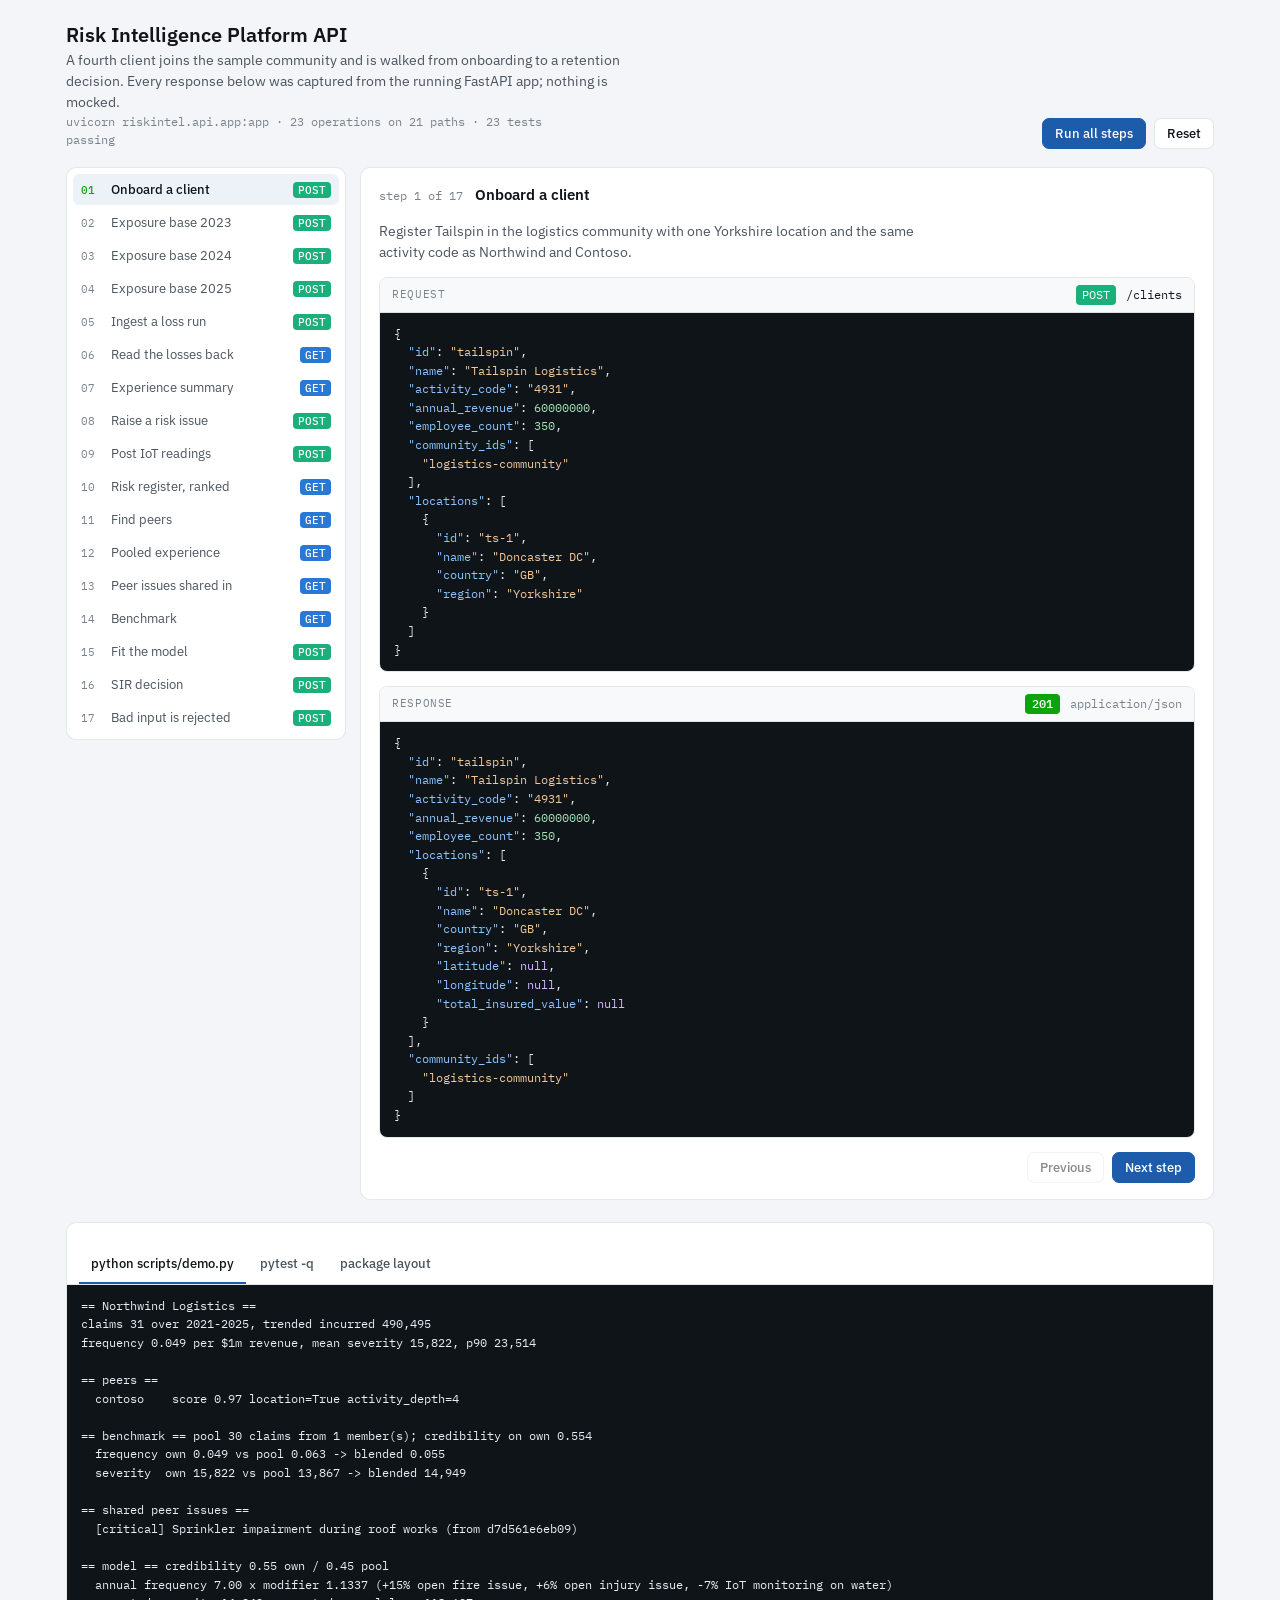
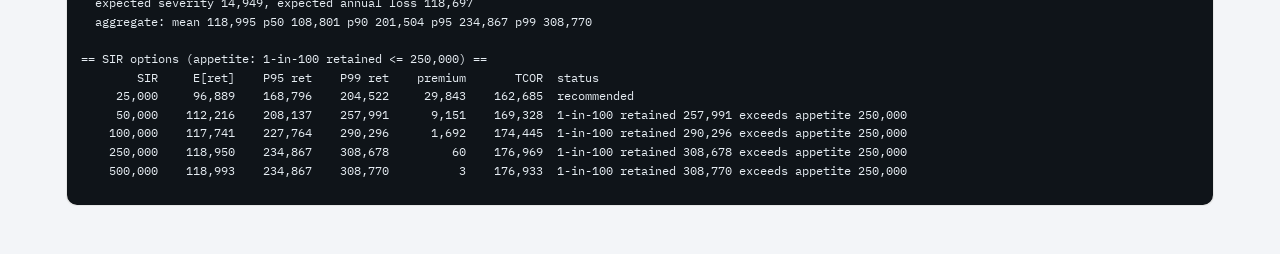
<file: docs/api-demo.html>
<!doctype html>
<html lang="en">
<head>
<meta charset="utf-8">
<meta name="viewport" content="width=device-width, initial-scale=1">
<title>Riskintel API Walkthrough</title>
<link rel="stylesheet" href="https://fonts.googleapis.com/css2?family=IBM+Plex+Sans:wght@400;500;600&family=IBM+Plex+Mono:wght@400;500&display=swap">
<style>
:root{
  color-scheme:light;
  --page:#f3f5f8; --card:#ffffff; --card-2:#f7f9fb; --code:#0f1419; --code-ink:#e6edf3; --ink:#111519; --ink-2:#4b545e; --muted:#7a838d;
  --line:rgba(17,21,25,.10); --accent:#1c5cab; --accent-wash:rgba(28,92,171,.08);
  --get:#2a78d6; --post:#1baf7a; --ok:#0ca30c; --bad:#d03b3b;
  --k:#8fc4ff; --s:#f2c99b; --n:#a6e3b7; --b:#d4b5ff; --c:#8b949e;
  --mono:"IBM Plex Mono",ui-monospace,SFMono-Regular,Menlo,monospace;
  --sans:"IBM Plex Sans",system-ui,-apple-system,"Segoe UI",sans-serif;
}
@media (prefers-color-scheme:dark){
  :root:not([data-theme="light"]){
    color-scheme:dark;
    --page:#0e1114; --card:#171b20; --card-2:#1d2228; --code:#0a0d10; --code-ink:#e6edf3; --ink:#f2f4f6; --ink-2:#b4bcc6; --muted:#838c96;
    --line:rgba(255,255,255,.10); --accent:#5598e7; --accent-wash:rgba(85,152,231,.12); --get:#3987e5; --post:#199e70;
  }
}
:root[data-theme="dark"]{
  color-scheme:dark;
  --page:#0e1114; --card:#171b20; --card-2:#1d2228; --code:#0a0d10; --code-ink:#e6edf3; --ink:#f2f4f6; --ink-2:#b4bcc6; --muted:#838c96;
  --line:rgba(255,255,255,.10); --accent:#5598e7; --accent-wash:rgba(85,152,231,.12); --get:#3987e5; --post:#199e70;
}
*{box-sizing:border-box}
html{scroll-behavior:smooth}
@media (prefers-reduced-motion:reduce){html{scroll-behavior:auto}}
body{margin:0;background:var(--page);color:var(--ink);font:14px/1.5 var(--sans);-webkit-font-smoothing:antialiased}
.wrap{max-width:1180px;margin:0 auto;padding-block:20px 48px;padding-inline:16px}
h1,h2,h3{margin:0;font-weight:600;text-wrap:balance}
h1{font-size:20px} h2{font-size:15px} h3{font-size:13px;color:var(--ink-2);font-weight:500}
p{margin:0}
.head{display:flex;flex-wrap:wrap;align-items:flex-end;gap:8px 24px;margin-bottom:18px}
.head p{color:var(--ink-2);max-width:70ch}
.head .mono{color:var(--muted)}
.mono{font-family:var(--mono);font-size:12px}
.controls{display:flex;gap:8px;margin-left:auto}
button{font:500 13px var(--sans);border:1px solid var(--line);background:var(--card);color:var(--ink);padding:6px 12px;border-radius:7px;cursor:pointer}
button.primary{background:var(--accent);border-color:var(--accent);color:#fff}
button:disabled{opacity:.5;cursor:default}
button:focus-visible,.steplist button:focus-visible{outline:2px solid var(--accent);outline-offset:1px}

.layout{display:grid;grid-template-columns:280px 1fr;gap:14px;align-items:start}
@media (max-width:760px){.layout{grid-template-columns:1fr}}
.card{background:var(--card);border:1px solid var(--line);border-radius:10px;min-width:0}
.steplist{padding:6px;display:flex;flex-direction:column;gap:2px;max-height:70vh;overflow:auto;position:sticky;top:12px}
@media (max-width:760px){.steplist{position:static;max-height:220px}}
.steplist button{display:grid;grid-template-columns:22px 1fr auto;gap:8px;align-items:center;text-align:left;border:0;background:transparent;padding:7px 8px;border-radius:6px;color:var(--ink-2);font-weight:400}
.steplist button .n{font-family:var(--mono);font-size:11px;color:var(--muted)}
.steplist button .m{font-family:var(--mono);font-size:10.5px;font-weight:500;padding:1px 5px;border-radius:4px;color:#fff}
.steplist button[aria-current="step"]{background:var(--accent-wash);color:var(--ink);font-weight:500}
.steplist button.done .n{color:var(--ok)}
.m.GET{background:var(--get)} .m.POST{background:var(--post)}

.main{padding:16px 18px;display:flex;flex-direction:column;gap:14px}
.title{display:flex;flex-wrap:wrap;align-items:baseline;gap:6px 12px}
.title .n{font-family:var(--mono);color:var(--muted);font-size:12px}
.note{color:var(--ink-2);max-width:72ch}
.block{border:1px solid var(--line);border-radius:8px;overflow:hidden}
.block .bar{display:flex;align-items:center;gap:10px;padding:7px 12px;background:var(--card-2);border-bottom:1px solid var(--line);font-family:var(--mono);font-size:12px}
.block .bar .lbl{color:var(--muted);text-transform:uppercase;letter-spacing:.06em;font-size:10.5px;margin-right:auto}
.status{font-weight:500;padding:1px 7px;border-radius:4px;color:#fff;background:var(--ok)}
.status.bad{background:var(--bad)}
pre{margin:0;padding:12px 14px;background:var(--code);color:var(--code-ink);font:12px/1.55 var(--mono);overflow-x:auto;max-height:420px;overflow-y:auto;white-space:pre}
pre .k{color:var(--k)} pre .s{color:var(--s)} pre .n{color:var(--n)} pre .b{color:var(--b)} pre .c{color:var(--c)}
.empty{padding:10px 14px;color:var(--muted);font-family:var(--mono);font-size:12px;background:var(--code);color:var(--c)}
.nav{display:flex;gap:8px;justify-content:flex-end}

.tabs{display:flex;gap:2px;border-bottom:1px solid var(--line);padding:0 12px;margin-top:22px}
.tab{border:0;border-bottom:2px solid transparent;border-radius:0;background:transparent;padding:10px 12px;color:var(--ink-2)}
.tab[aria-selected="true"]{color:var(--ink);border-bottom-color:var(--accent)}
.panel{padding:0}
.panel pre{max-height:520px;border-radius:0 0 10px 10px}
@media (prefers-reduced-motion:reduce){*{transition:none!important}}
</style>
</head>
<body>

<div class="wrap">
  <div class="head">
    <div>
      <h1>Risk Intelligence Platform API</h1>
      <p>A fourth client joins the sample community and is walked from onboarding to a retention decision. Every response below was captured from the running FastAPI app; nothing is mocked.</p>
      <p class="mono">uvicorn riskintel.api.app:app · 23 operations on 21 paths · 23 tests passing</p>
    </div>
    <div class="controls"><button id="run" class="primary" type="button">Run all steps</button><button id="reset" type="button">Reset</button></div>
  </div>

  <div class="layout">
    <div class="card steplist" id="steps" role="list"></div>
    <div class="card main" id="main"></div>
  </div>

  <div class="card" style="margin-top:22px">
    <div class="tabs" role="tablist">
      <button class="tab" role="tab" id="tab-demo" aria-selected="true" type="button">python scripts/demo.py</button>
      <button class="tab" role="tab" id="tab-test" aria-selected="false" type="button">pytest -q</button>
      <button class="tab" role="tab" id="tab-tree" aria-selected="false" type="button">package layout</button>
    </div>
    <div class="panel" id="panel"></div>
  </div>
</div>

<script>
const D = {"steps":[{"title":"Onboard a client","note":"Register Tailspin in the logistics community with one Yorkshire location and the same activity code as Northwind and Contoso.","method":"POST","path":"/clients","body":{"id":"tailspin","name":"Tailspin Logistics","activity_code":"4931","annual_revenue":60000000,"employee_count":350,"community_ids":["logistics-community"],"locations":[{"id":"ts-1","name":"Doncaster DC","country":"GB","region":"Yorkshire"}]},"status":201,"response":{"id":"tailspin","name":"Tailspin Logistics","activity_code":"4931","annual_revenue":60000000.0,"employee_count":350,"locations":[{"id":"ts-1","name":"Doncaster DC","country":"GB","region":"Yorkshire","latitude":null,"longitude":null,"total_insured_value":null}],"community_ids":["logistics-community"]}},{"title":"Exposure base 2023","note":"Revenue per year normalises frequency to claims per $1M.","method":"POST","path":"/clients/tailspin/exposures","body":{"client_id":"tailspin","year":2023,"revenue":60000000},"status":201,"response":{"client_id":"tailspin","year":2023,"revenue":60000000.0,"payroll":null,"vehicle_count":null,"total_insured_value":null}},{"title":"Exposure base 2024","note":"","method":"POST","path":"/clients/tailspin/exposures","body":{"client_id":"tailspin","year":2024,"revenue":60000000},"status":201,"response":{"client_id":"tailspin","year":2024,"revenue":60000000.0,"payroll":null,"vehicle_count":null,"total_insured_value":null}},{"title":"Exposure base 2025","note":"","method":"POST","path":"/clients/tailspin/exposures","body":{"client_id":"tailspin","year":2025,"revenue":60000000},"status":201,"response":{"client_id":"tailspin","year":2025,"revenue":60000000.0,"payroll":null,"vehicle_count":null,"total_insured_value":null}},{"title":"Ingest a loss run","note":"Three claims. TS-003 is sent twice: the platform dedupes on claim reference and maps free-text causes to its taxonomy.","method":"POST","path":"/losses","body":[{"client_id":"tailspin","claim_reference":"TS-001","line_of_business":"property","cause_of_loss":"Escape of water - burst pipe","occurrence_date":"2023-02-10","paid":18000,"status":"closed"},{"client_id":"tailspin","claim_reference":"TS-002","line_of_business":"general_liability","cause_of_loss":"Visitor slip in yard","occurrence_date":"2024-06-03","paid":4000,"reserved":6000},{"client_id":"tailspin","claim_reference":"TS-003","line_of_business":"property","cause_of_loss":"Forklift collision with racking","occurrence_date":"2025-01-21","paid":9500,"status":"closed"},{"client_id":"tailspin","claim_reference":"TS-003","line_of_business":"property","cause_of_loss":"Forklift collision with racking","occurrence_date":"2025-01-21","paid":9500,"status":"closed"}],"status":201,"response":{"accepted":3,"warnings":["duplicate claim reference TS-003 skipped"]}},{"title":"Read the losses back","note":"Causes are now taxonomy nodes; incurred = paid + reserved.","method":"GET","path":"/losses/tailspin","body":null,"status":200,"response":[{"cause_of_loss":"water","line_of_business":"property","occurrence_date":"2023-02-10","paid":18000.0,"reserved":0.0,"incurred":18000.0,"status":"closed"},{"cause_of_loss":"liability.slip_trip","line_of_business":"general_liability","occurrence_date":"2024-06-03","paid":4000.0,"reserved":6000.0,"incurred":10000.0,"status":"open"},{"cause_of_loss":"auto.collision","line_of_business":"property","occurrence_date":"2025-01-21","paid":9500.0,"reserved":0.0,"incurred":9500.0,"status":"closed"}]},{"title":"Experience summary","note":"Trended to 2025 money at 4% a year.","method":"GET","path":"/losses/tailspin/experience","body":null,"status":200,"response":{"years":[2023,2024,2025],"claim_count":3,"total_incurred":39368.8,"exposure_units":180.0,"frequency_per_unit":0.0167,"mean_severity":13122.9333,"p90_severity":17655.04,"by_cause":{"water":19468.800000000003,"liability.slip_trip":10400.0,"auto.collision":9500.0}}},{"title":"Raise a risk issue","note":"Category is inferred from the title.","method":"POST","path":"/risk-issues","body":{"client_id":"tailspin","location_id":"ts-1","title":"Sprinkler heads obstructed by high racking","severity":"high","likelihood":0.5},"status":201,"response":{"source":"own","category":"fire.protection","title":"Sprinkler heads obstructed by high racking","severity":"high","likelihood":0.5,"score":1.5,"status":"open"}},{"title":"Post IoT readings","note":"Three freeze-sensor readings. Two breach the threshold, so the repeat is promoted to a risk issue automatically.","method":"POST","path":"/iot/signals","body":[{"client_id":"tailspin","location_id":"ts-1","device_id":"freeze-02","metric":"freeze_temperature_c","value":1.0,"observed_at":"2025-12-15T00:00:00"},{"client_id":"tailspin","location_id":"ts-1","device_id":"freeze-02","metric":"freeze_temperature_c","value":-2.0,"observed_at":"2025-12-15T01:00:00"},{"client_id":"tailspin","location_id":"ts-1","device_id":"freeze-02","metric":"freeze_temperature_c","value":-6.0,"observed_at":"2025-12-15T02:00:00"}],"status":201,"response":{"signals":3,"alerts":2,"issues_raised":1}},{"title":"Risk register, ranked","note":"Own issue and the IoT-raised one, ordered by severity \u00d7 likelihood.","method":"GET","path":"/risk-issues/tailspin","body":null,"status":200,"response":[{"source":"own","category":"fire.protection","title":"Sprinkler heads obstructed by high racking","severity":"high","score":1.5},{"source":"iot","category":"water.pipe_freeze","title":"freeze_temperature_c repeatedly above threshold on freeze-02","severity":"high","score":1.5}]},{"title":"Find peers","note":"Cohort score: 45% activity match, 35% same region, 20% size. Fabrikam is missing: different activity and region.","method":"GET","path":"/community/tailspin/peers","body":null,"status":200,"response":[{"peer_id":"contoso","score":0.965,"shares_community":true,"location_overlap":true,"activity_match_depth":4,"size_ratio":1.5},{"peer_id":"northwind","score":0.94,"shares_community":true,"location_overlap":true,"activity_match_depth":4,"size_ratio":2.0}]},{"title":"Pooled experience","note":"Only what peers consented to. Northwind shares pseudonymised records with its activity cohort; Contoso shares banded aggregates with everyone.","method":"GET","path":"/community/tailspin/pool","body":null,"status":200,"response":{"total_records":61,"by_owner":{"abffd54f1ddc":31,"aggregated":30},"first_three":[{"owner_token":"aggregated","line_of_business":"general_liability","cause_of_loss":"crime","exposure_year":2021,"incurred":17500.0,"banded":true},{"owner_token":"aggregated","line_of_business":"general_liability","cause_of_loss":"fire","exposure_year":2021,"incurred":7500.0,"banded":true},{"owner_token":"aggregated","line_of_business":"general_liability","cause_of_loss":"weather","exposure_year":2021,"incurred":7500.0,"banded":true}]}},{"title":"Peer issues shared in","note":"Other members' open issues, under their own sharing rules.","method":"GET","path":"/risk-issues/tailspin/peer","body":null,"status":200,"response":[{"owner_token":"d7d561e6eb09","origin_issue_id":"bfd78463d1ed4cbc94841d1ca8207936","category":"fire.protection","title":"Sprinkler impairment during roof works","severity":"critical","likelihood":0.3},{"owner_token":"abffd54f1ddc","origin_issue_id":"e0c84a0f274a4ee7837bb11bcee7917e","category":"fire.hot_work","title":"Hot work permits not enforced","severity":"high","likelihood":0.4},{"owner_token":"abffd54f1ddc","origin_issue_id":"bdd9831b3e904237890732f7e3831cc3","category":"injury.vehicle","title":"Forklift pedestrian segregation missing","severity":"medium","likelihood":0.5}]},{"title":"Benchmark","note":"Three own claims give credibility 0.11, so the blend leans on the pool.","method":"GET","path":"/community/tailspin/benchmark","body":null,"status":200,"response":{"own_frequency":0.0167,"pool_frequency":0.0548,"own_mean_severity":13647.8507,"pool_mean_severity":14029.2838,"pool_claim_count":61,"pool_members":2,"credibility":0.107,"blended_frequency":0.0507,"blended_mean_severity":13988.416,"top_pool_causes":[["water",196955],["fire",169431],["auto.collision",150991]]}},{"title":"Fit the model","note":"Frequency and severity from the blend, then modifiers from the register and device coverage, then a 5,000-trial simulation.","method":"POST","path":"/models/tailspin/fit?trials=5000","body":null,"status":200,"response":{"model":{"annual_frequency":3.0432,"frequency_modifier":1.1978,"modifiers_applied":["+15% open fire issue","+12% open water issue","-7% IoT monitoring on water"],"severity_mu":9.4951,"severity_sigma":0.3191,"expected_severity":13988.416,"expected_annual_loss":50990.1886,"basis":"credibility 0.11 own / 0.89 pool"},"simulation":{"trials":5000,"mean":50876,"p50":47822,"p75":67683,"p90":88747,"p95":102308,"p99":129434,"max":173408}}},{"title":"SIR decision","note":"Four candidate retentions against a 150,000 appetite on 1-in-100 retained loss.","method":"POST","path":"/decisions/tailspin/sir","body":{"candidate_sirs":[10000,25000,50000,100000],"trials":5000,"appetite":{"max_retained_p99":150000}},"status":200,"response":{"recommended_sir":10000.0,"reasons":["lowest total cost of risk among feasible options (73,430)","expected retained 35,227, premium indication 21,126","1-in-100 retained 87,505 within appetite 150,000"],"rejected":{},"model_basis":"credibility 0.11 own / 0.89 pool","options":[{"sir":10000,"expected_retained":35227,"retained_p95":69380,"retained_p99":87505,"expected_ceded":15649,"premium_indication":21126,"total_cost_of_risk":73430},{"sir":25000,"expected_retained":50613,"retained_p95":102017,"retained_p99":127365,"expected_ceded":263,"premium_indication":355,"total_cost_of_risk":76670},{"sir":50000,"expected_retained":50876,"retained_p95":102308,"retained_p99":129434,"expected_ceded":0,"premium_indication":0,"total_cost_of_risk":76592},{"sir":100000,"expected_retained":50876,"retained_p95":102308,"retained_p99":129434,"expected_ceded":0,"premium_indication":0,"total_cost_of_risk":76592}]}},{"title":"Bad input is rejected","note":"Report date before occurrence date fails validation at the boundary with a 422.","method":"POST","path":"/losses","body":[{"client_id":"tailspin","line_of_business":"property","cause_of_loss":"x","occurrence_date":"2025-05-01","report_date":"2025-04-01"}],"status":422,"response":{"detail":[{"msg":"Value error, report_date cannot precede occurrence_date","loc":["body",0]}]}}],"demo_out":"== Northwind Logistics ==\nclaims 31 over 2021-2025, trended incurred 490,495\nfrequency 0.049 per $1m revenue, mean severity 15,822, p90 23,514\n\n== peers ==\n  contoso    score 0.97 location=True activity_depth=4\n\n== benchmark == pool 30 claims from 1 member(s); credibility on own 0.554\n  frequency own 0.049 vs pool 0.063 -> blended 0.055\n  severity  own 15,822 vs pool 13,867 -> blended 14,949\n\n== shared peer issues ==\n  [critical] Sprinkler impairment during roof works (from d7d561e6eb09)\n\n== model == credibility 0.55 own / 0.45 pool\n  annual frequency 7.00 x modifier 1.1337 (+15% open fire issue, +6% open injury issue, -7% IoT monitoring on water)\n  expected severity 14,949, expected annual loss 118,697\n  aggregate: mean 118,995 p50 108,801 p90 201,504 p95 234,867 p99 308,770\n\n== SIR options (appetite: 1-in-100 retained <= 250,000) ==\n        SIR     E[ret]    P95 ret    P99 ret    premium       TCOR  status\n     25,000     96,889    168,796    204,522     29,843    162,685  recommended\n     50,000    112,216    208,137    257,991      9,151    169,328  1-in-100 retained 257,991 exceeds appetite 250,000\n    100,000    117,741    227,764    290,296      1,692    174,445  1-in-100 retained 290,296 exceeds appetite 250,000\n    250,000    118,950    234,867    308,678         60    176,969  1-in-100 retained 308,678 exceeds appetite 250,000\n    500,000    118,993    234,867    308,770          3    176,933  1-in-100 retained 308,770 exceeds appetite 250,000\n\nreasons:\n  - lowest total cost of risk among feasible options (162,685)\n  - expected retained 96,889, premium indication 29,843\n  - 1-in-100 retained 204,522 within appetite 250,000\n","test_out":".......................                                                  [100%]\n23 passed in 0.67s\n","tree":" 1972 total\nriskintel/__init__.py\nriskintel/analytics/__init__.py\nriskintel/analytics/experience.py\nriskintel/analytics/triangles.py\nriskintel/api/__init__.py\nriskintel/api/app.py\nriskintel/api/deps.py\nriskintel/api/routers/__init__.py\nriskintel/api/routers/clients.py\nriskintel/api/routers/community.py\nriskintel/api/routers/decisions.py\nriskintel/api/routers/iot.py\nriskintel/api/routers/losses.py\nriskintel/api/routers/models.py\nriskintel/api/routers/risk_issues.py\nriskintel/community/__init__.py\nriskintel/community/cohorts.py\nriskintel/community/consent.py\nriskintel/community/exchange.py\nriskintel/decisions/__init__.py\nriskintel/decisions/sir.py\nriskintel/demo.py\nriskintel/domain/__init__.py\nriskintel/domain/entities.py\nriskintel/domain/enums.py\nriskintel/ingestion/__init__.py\nriskintel/ingestion/iot.py\nriskintel/ingestion/loss_history.py\nriskintel/ingestion/risk_issues.py\nriskintel/modelling/__init__.py\nriskintel/modelling/frequency_severity.py\nriskintel/modelling/retention.py\nriskintel/modelling/simulation.py\nriskintel/pipeline.py\nriskintel/storage/__init__.py\nriskintel/storage/repository.py\n"};
const esc = s => String(s).replace(/[&<>]/g, c => ({"&":"&amp;","<":"&lt;",">":"&gt;"}[c]));
function hl(obj){
  const json = JSON.stringify(obj, null, 2);
  return esc(json).replace(/("(?:\\.|[^"\\])*")(\s*:)?|\b(true|false|null)\b|-?\b\d+(?:\.\d+)?(?:e[+-]?\d+)?\b/g, (m, str, colon, kw) => {
    if (str) return colon ? `<span class="k">${str}</span>${colon}` : `<span class="s">${str}</span>`;
    if (kw) return `<span class="b">${kw}</span>`;
    return `<span class="n">${m}</span>`;
  });
}
let cur = 0, done = new Set(), timer = null;
const list = document.getElementById("steps"), main = document.getElementById("main");
D.steps.forEach((s, i) => {
  const b = document.createElement("button"); b.type = "button"; b.id = "step-" + i; b.setAttribute("role", "listitem");
  b.innerHTML = `<span class="n">${String(i+1).padStart(2,"0")}</span><span>${esc(s.title)}</span><span class="m ${s.method}">${s.method}</span>`;
  b.addEventListener("click", () => { stop(); show(i); });
  list.appendChild(b);
});
function show(i){
  cur = i; done.add(i);
  const s = D.steps[i];
  list.querySelectorAll("button").forEach((b, j) => { b.toggleAttribute("aria-current", j === i); if (j === i) b.setAttribute("aria-current", "step"); b.classList.toggle("done", done.has(j)); });
  const ok = s.status < 400;
  main.innerHTML = `
    <div class="title"><span class="n">step ${i+1} of ${D.steps.length}</span><h2>${esc(s.title)}</h2></div>
    ${s.note ? `<p class="note">${esc(s.note)}</p>` : ""}
    <div class="block"><div class="bar"><span class="lbl">request</span><span class="m ${s.method}" style="color:#fff;padding:1px 6px;border-radius:4px">${s.method}</span><span>${esc(s.path)}</span></div>${s.body !== null ? `<pre>${hl(s.body)}</pre>` : `<div class="empty">no body</div>`}</div>
    <div class="block"><div class="bar"><span class="lbl">response</span><span class="status ${ok ? "" : "bad"}">${s.status}</span><span style="color:var(--muted)">${ok ? "application/json" : "validation error"}</span></div><pre>${hl(s.response)}</pre></div>
    <div class="nav"><button type="button" id="prev" ${i===0?"disabled":""}>Previous</button><button type="button" id="next" class="primary" ${i===D.steps.length-1?"disabled":""}>Next step</button></div>`;
  document.getElementById("prev").addEventListener("click", () => { stop(); show(i-1); });
  document.getElementById("next").addEventListener("click", () => { stop(); show(i+1); });
  const active = list.querySelector('[aria-current="step"]'); if (active) active.scrollIntoView({block:"nearest"});
}
function stop(){ if (timer) { clearInterval(timer); timer = null; document.getElementById("run").textContent = "Run all steps"; } }
document.getElementById("run").addEventListener("click", () => {
  if (timer) { stop(); return; }
  done.clear(); show(0); document.getElementById("run").textContent = "Stop";
  timer = setInterval(() => { if (cur >= D.steps.length-1) { stop(); return; } show(cur+1); }, 900);
});
document.getElementById("reset").addEventListener("click", () => { stop(); done.clear(); show(0); });

const panels = { "tab-demo": D.demo_out, "tab-test": D.test_out, "tab-tree": D.tree };
function tab(id){ document.querySelectorAll(".tab").forEach(t => t.setAttribute("aria-selected", t.id === id)); document.getElementById("panel").innerHTML = `<pre>${esc(panels[id])}</pre>`; }
document.querySelectorAll(".tab").forEach(t => t.addEventListener("click", () => tab(t.id)));
tab("tab-demo");
show(0);
</script>

</body>
</html>
</file>
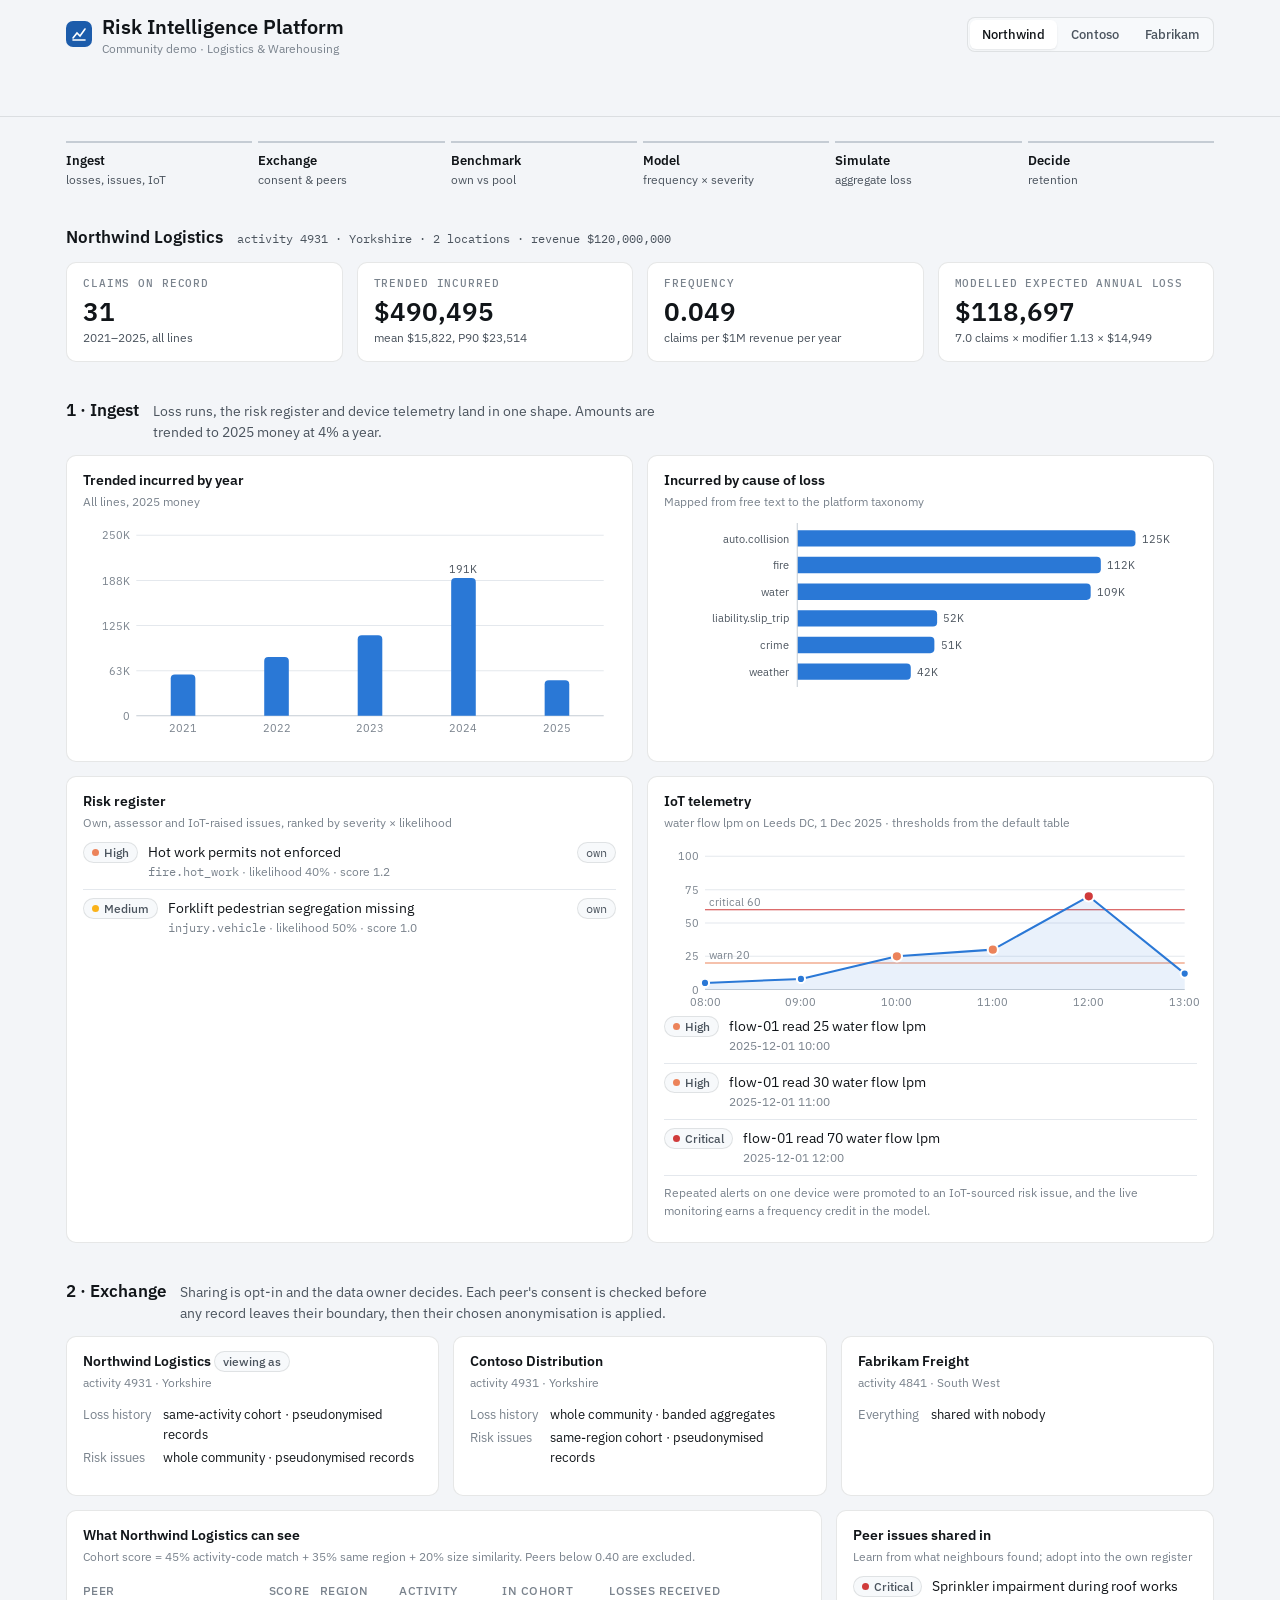
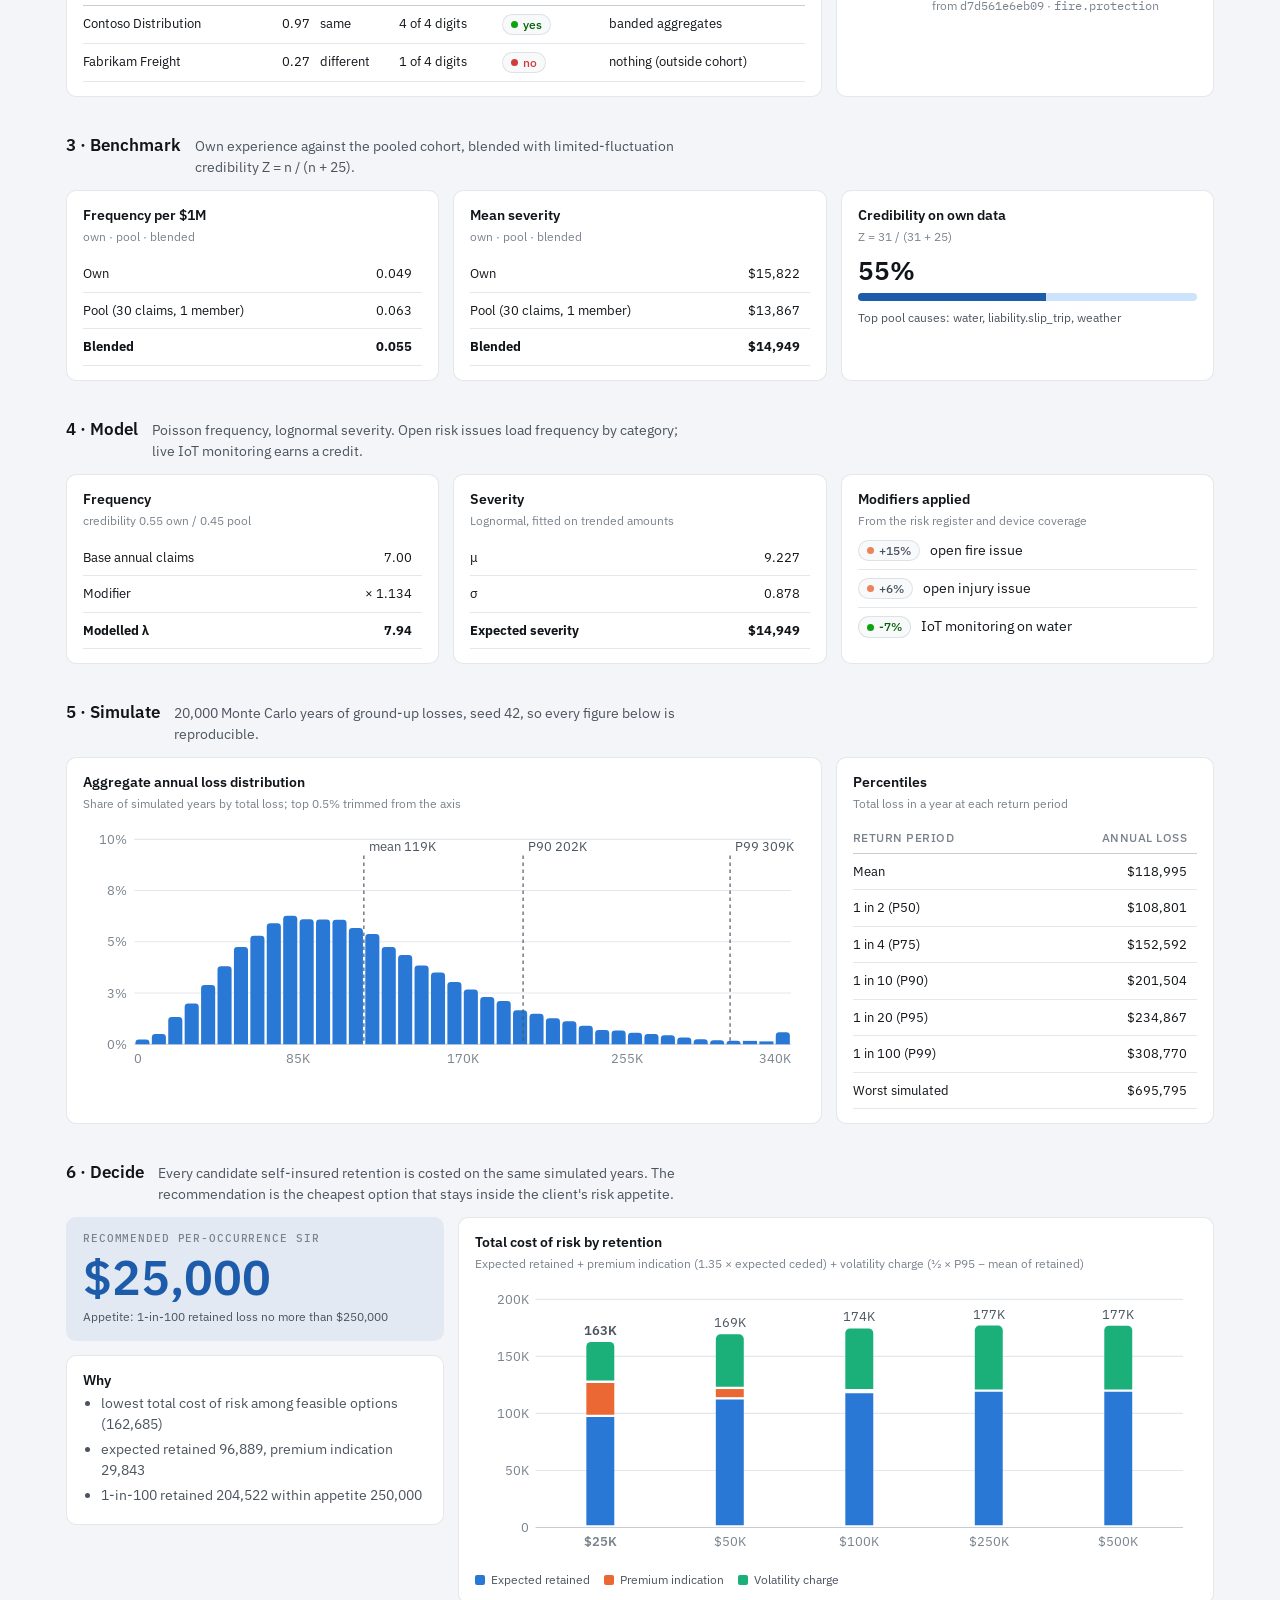
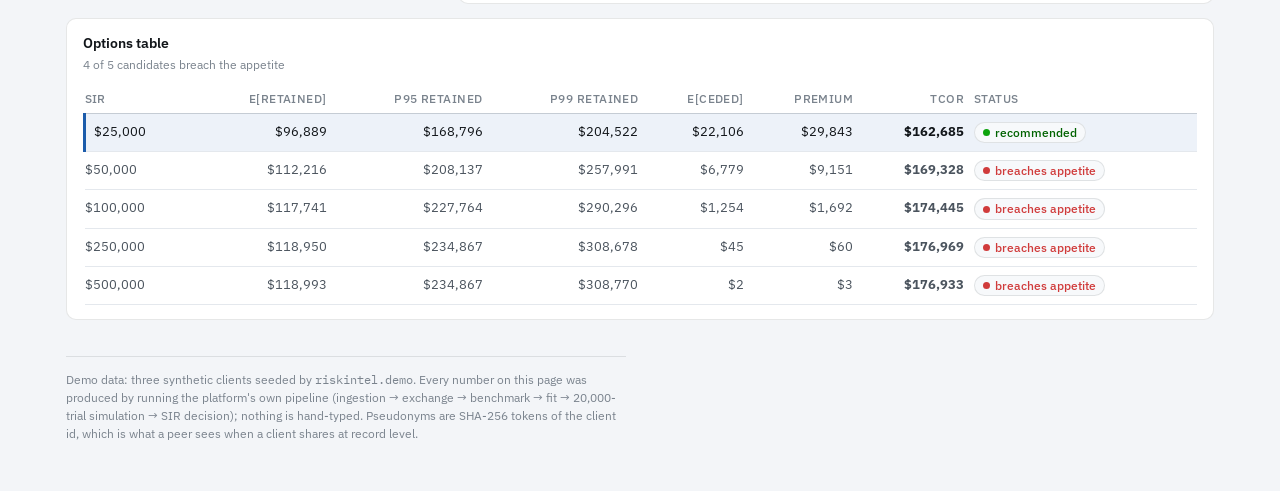
<file: docs/demo.html>
<!doctype html>
<html lang="en">
<head>
<meta charset="utf-8">
<meta name="viewport" content="width=device-width, initial-scale=1">
<title>Riskintel Community Demo</title>
<link rel="stylesheet" href="https://fonts.googleapis.com/css2?family=IBM+Plex+Sans:wght@400;500;600&family=IBM+Plex+Mono:wght@400;500&display=swap">
<style>
:root{
  color-scheme:light;
  --page:#f3f5f8; --card:#ffffff; --card-2:#f7f9fb; --ink:#111519; --ink-2:#4b545e; --muted:#7a838d;
  --grid:#e4e8ed; --axis:#c5ccd4; --line:rgba(17,21,25,.10); --accent:#1c5cab; --accent-wash:rgba(28,92,171,.08);
  --s1:#2a78d6; --s2:#eb6834; --s3:#1baf7a; --seq-lo:#cde2fb;
  --good:#0ca30c; --warn:#fab219; --serious:#ec835a; --critical:#d03b3b; --good-text:#006300;
  --mono:"IBM Plex Mono",ui-monospace,SFMono-Regular,Menlo,monospace;
  --sans:"IBM Plex Sans",system-ui,-apple-system,"Segoe UI",sans-serif;
}
@media (prefers-color-scheme:dark){
  :root:not([data-theme="light"]){
    color-scheme:dark;
    --page:#0e1114; --card:#171b20; --card-2:#1d2228; --ink:#f2f4f6; --ink-2:#b4bcc6; --muted:#838c96;
    --grid:#2a3037; --axis:#3a424b; --line:rgba(255,255,255,.10); --accent:#5598e7; --accent-wash:rgba(85,152,231,.12);
    --s1:#3987e5; --s2:#d95926; --s3:#199e70; --seq-lo:#184f95; --good-text:#0ca30c;
  }
}
:root[data-theme="dark"]{
  color-scheme:dark;
  --page:#0e1114; --card:#171b20; --card-2:#1d2228; --ink:#f2f4f6; --ink-2:#b4bcc6; --muted:#838c96;
  --grid:#2a3037; --axis:#3a424b; --line:rgba(255,255,255,.10); --accent:#5598e7; --accent-wash:rgba(85,152,231,.12);
  --s1:#3987e5; --s2:#d95926; --s3:#199e70; --seq-lo:#184f95; --good-text:#0ca30c;
}
html{scroll-behavior:smooth}
@media (prefers-reduced-motion:reduce){html{scroll-behavior:auto}}
*{box-sizing:border-box}
body{margin:0;background:var(--page);color:var(--ink);font:14px/1.5 var(--sans);-webkit-font-smoothing:antialiased}
.wrap{max-width:1180px;margin:0 auto;padding-block:0 48px;padding-inline:16px}
h1,h2,h3{margin:0;text-wrap:balance;font-weight:600}
h1{font-size:20px} h2{font-size:17px} h3{font-size:14px}
p{margin:0}
.eyebrow{font:500 11px/1.2 var(--mono);letter-spacing:.08em;text-transform:uppercase;color:var(--muted)}
.mono{font-family:var(--mono);font-size:12px}
.num{font-variant-numeric:tabular-nums}

/* top bar */
.top{position:sticky;top:env(safe-area-inset-top,0px);z-index:5;background:var(--page);border-bottom:1px solid var(--line);padding-block:12px;margin-bottom:24px}
.top-in{display:flex;flex-wrap:wrap;align-items:center;gap:12px 24px}
.brand{display:flex;align-items:center;gap:10px}
.brand .mark{width:26px;height:26px;border-radius:7px;background:var(--accent);display:grid;place-items:center}
.brand .mark svg{width:16px;height:16px}
.brand small{display:block;color:var(--muted);font-size:12px;line-height:1.2}
.seg{display:flex;gap:2px;background:var(--card-2);border:1px solid var(--line);border-radius:8px;padding:2px;margin-left:auto}
.seg button{border:0;background:transparent;color:var(--ink-2);font:500 13px var(--sans);padding:6px 12px;border-radius:6px;cursor:pointer}
.seg button[aria-pressed="true"]{background:var(--card);color:var(--ink);box-shadow:0 1px 2px rgba(0,0,0,.08)}
.seg button:focus-visible,.tab:focus-visible{outline:2px solid var(--accent);outline-offset:1px}

/* stepper */
.steps{display:grid;grid-template-columns:repeat(6,1fr);gap:6px;margin-bottom:28px}
.step{display:block;text-decoration:none;color:var(--ink-2);padding:8px 0 8px;border-top:2px solid var(--axis);font-size:12px}
.step b{display:block;color:var(--ink);font-weight:600;font-size:13px}
.step:hover{border-top-color:var(--accent)}
@media (max-width:640px){.steps{grid-template-columns:repeat(3,1fr)}}

/* sections */
section{margin-bottom:36px;scroll-margin-top:140px}
@media (max-width:640px){section{scroll-margin-top:180px}}
.sec-head{display:flex;flex-wrap:wrap;align-items:baseline;gap:6px 14px;margin-bottom:12px}
.sec-head p{color:var(--ink-2);max-width:68ch}
.grid{display:grid;gap:14px}
.g2{grid-template-columns:1fr 1fr} .g3{grid-template-columns:repeat(3,1fr)} .g4{grid-template-columns:repeat(4,1fr)}
.g21{grid-template-columns:2fr 1fr} .g12{grid-template-columns:1fr 2fr}
@media (max-width:820px){.g2,.g3,.g4,.g21,.g12{grid-template-columns:1fr 1fr}}
@media (max-width:560px){.g2,.g3,.g4,.g21,.g12{grid-template-columns:1fr}}
.card{background:var(--card);border:1px solid var(--line);border-radius:10px;padding:14px 16px;min-width:0}
.card h3{margin-bottom:2px}
.card .sub{color:var(--muted);font-size:12px;margin-bottom:10px}
.tile .eyebrow{margin-bottom:6px}
.tile .v{font-size:26px;font-weight:600;line-height:1.1}
.tile .d{color:var(--ink-2);font-size:12px;margin-top:4px}
.hero{background:var(--accent-wash);border-color:transparent}
.hero .v{font-size:48px;color:var(--accent)}

/* chips */
.chip{display:inline-flex;align-items:center;gap:5px;padding:1px 8px;border-radius:999px;font-size:11.5px;font-weight:500;border:1px solid var(--line);background:var(--card-2);color:var(--ink-2);white-space:nowrap}
.chip i{width:7px;height:7px;border-radius:50%;background:var(--muted);flex:none}
.chip.low i{background:var(--good)} .chip.medium i{background:var(--warn)} .chip.high i{background:var(--serious)} .chip.critical i{background:var(--critical)}
.chip.ok{color:var(--good-text)} .chip.ok i{background:var(--good)}
.chip.no{color:var(--critical)} .chip.no i{background:var(--critical)}
.chip.src{font-family:var(--mono);font-weight:400}

/* lists & tables */
.list{list-style:none;margin:0;padding:0;display:flex;flex-direction:column}
.list li{display:flex;gap:10px;align-items:flex-start;padding:8px 0;border-top:1px solid var(--grid)}
.list li:first-child{border-top:0;padding-top:0}
.list .t{flex:1;min-width:0}
.list .t small{display:block;color:var(--muted);font-size:12px}
.tbl-wrap{overflow-x:auto}
table{border-collapse:collapse;width:100%;font-size:13px}
th{text-align:left;font-weight:500;color:var(--muted);font-size:11.5px;letter-spacing:.04em;text-transform:uppercase;padding:6px 10px 6px 0;border-bottom:1px solid var(--axis);white-space:nowrap}
td{padding:8px 10px 8px 0;border-bottom:1px solid var(--grid);vertical-align:top}
td.r,th.r{text-align:right;font-variant-numeric:tabular-nums}
tr.rec td{background:var(--accent-wash)}
tr.rec td:first-child{border-left:3px solid var(--accent);padding-left:8px}
tr.rej td{color:var(--ink-2)}
.legend{display:flex;flex-wrap:wrap;gap:6px 14px;font-size:12px;color:var(--ink-2);margin-top:8px}
.legend span{display:inline-flex;align-items:center;gap:6px}
.legend i{width:10px;height:10px;border-radius:2px;display:inline-block}

/* charts */
.chart{width:100%;height:auto;display:block;overflow:visible}
.chart text{font-family:var(--sans);font-size:11px;fill:var(--muted)}
.chart .lab{fill:var(--ink-2);font-size:11px}
.chart .grid line{stroke:var(--grid);stroke-width:1}
.chart .axis{stroke:var(--axis);stroke-width:1}
.chart .bar{rx:0}
.chart .hit{fill:transparent}
.chart .ref{stroke:var(--ink-2);stroke-width:1;stroke-dasharray:3 3}
.chart .thr{stroke:var(--serious);stroke-width:1}
.chart .thr2{stroke:var(--critical);stroke-width:1}
.tip{position:fixed;pointer-events:none;background:var(--ink);color:var(--page);font-size:12px;padding:6px 9px;border-radius:6px;z-index:20;opacity:0;transition:opacity .08s;max-width:260px}
.tip b{display:block;font-weight:600}
.meter{height:8px;border-radius:4px;background:var(--seq-lo);overflow:hidden;margin-top:8px}
.meter i{display:block;height:100%;background:var(--accent)}
.consent{display:grid;grid-template-columns:auto 1fr;gap:4px 12px;font-size:13px}
.consent dt{color:var(--muted)}
.consent dd{margin:0}
.reasons{margin:0;padding-left:18px;color:var(--ink-2)}
.reasons li{margin-bottom:4px}
.foot{color:var(--muted);font-size:12px;border-top:1px solid var(--line);padding-top:14px;max-width:80ch}
@media (prefers-reduced-motion:reduce){.tip{transition:none}}
</style>
</head>
<body>

<div class="top"><div class="wrap top-in">
  <div class="brand">
    <div class="mark"><svg viewBox="0 0 16 16" fill="none" stroke="#fff" stroke-width="1.6" stroke-linecap="round"><path d="M2 12 L6 7 L9 10 L14 3"/><path d="M2 14h12"/></svg></div>
    <div><h1>Risk Intelligence Platform</h1><small>Community demo · Logistics &amp; Warehousing</small></div>
  </div>
  <div class="seg" role="group" aria-label="Viewing as client" id="client-seg"></div>
</div></div>

<div class="wrap">
  <nav class="steps" aria-label="Pipeline">
    <a class="step" href="#ingest"><b>Ingest</b>losses, issues, IoT</a>
    <a class="step" href="#exchange"><b>Exchange</b>consent &amp; peers</a>
    <a class="step" href="#benchmark"><b>Benchmark</b>own vs pool</a>
    <a class="step" href="#model"><b>Model</b>frequency × severity</a>
    <a class="step" href="#simulate"><b>Simulate</b>aggregate loss</a>
    <a class="step" href="#decide"><b>Decide</b>retention</a>
  </nav>

  <section id="profile">
    <div class="sec-head"><h2 id="client-name"></h2><p id="client-meta" class="mono"></p></div>
    <div class="grid g4" id="tiles"></div>
  </section>

  <section id="ingest">
    <div class="sec-head"><h2>1 · Ingest</h2><p>Loss runs, the risk register and device telemetry land in one shape. Amounts are trended to 2025 money at 4% a year.</p></div>
    <div class="grid g2">
      <div class="card"><h3>Trended incurred by year</h3><div class="sub">All lines, 2025 money</div><div id="c-year"></div></div>
      <div class="card"><h3>Incurred by cause of loss</h3><div class="sub">Mapped from free text to the platform taxonomy</div><div id="c-cause"></div></div>
      <div class="card"><h3>Risk register</h3><div class="sub">Own, assessor and IoT-raised issues, ranked by severity × likelihood</div><ul class="list" id="issues"></ul></div>
      <div class="card"><h3>IoT telemetry</h3><div class="sub" id="iot-sub"></div><div id="c-iot"></div><ul class="list" id="alerts"></ul></div>
    </div>
  </section>

  <section id="exchange">
    <div class="sec-head"><h2>2 · Exchange</h2><p>Sharing is opt-in and the data owner decides. Each peer's consent is checked before any record leaves their boundary, then their chosen anonymisation is applied.</p></div>
    <div class="grid g3" id="consents"></div>
    <div class="grid g21" style="margin-top:14px">
      <div class="card"><h3 id="peers-title"></h3><div class="sub">Cohort score = 45% activity-code match + 35% same region + 20% size similarity. Peers below 0.40 are excluded.</div><div class="tbl-wrap"><table id="peers"></table></div></div>
      <div class="card"><h3>Peer issues shared in</h3><div class="sub">Learn from what neighbours found; adopt into the own register</div><ul class="list" id="shared-issues"></ul></div>
    </div>
  </section>

  <section id="benchmark">
    <div class="sec-head"><h2>3 · Benchmark</h2><p>Own experience against the pooled cohort, blended with limited-fluctuation credibility Z = n / (n + 25).</p></div>
    <div class="grid g3" id="bench"></div>
  </section>

  <section id="model">
    <div class="sec-head"><h2>4 · Model</h2><p>Poisson frequency, lognormal severity. Open risk issues load frequency by category; live IoT monitoring earns a credit.</p></div>
    <div class="grid g3" id="model-cards"></div>
  </section>

  <section id="simulate">
    <div class="sec-head"><h2>5 · Simulate</h2><p>20,000 Monte Carlo years of ground-up losses, seed 42, so every figure below is reproducible.</p></div>
    <div class="grid g21">
      <div class="card"><h3>Aggregate annual loss distribution</h3><div class="sub">Share of simulated years by total loss; top 0.5% trimmed from the axis</div><div id="c-hist"></div></div>
      <div class="card"><h3>Percentiles</h3><div class="sub">Total loss in a year at each return period</div><div class="tbl-wrap"><table id="pct"></table></div></div>
    </div>
  </section>

  <section id="decide">
    <div class="sec-head"><h2>6 · Decide</h2><p>Every candidate self-insured retention is costed on the same simulated years. The recommendation is the cheapest option that stays inside the client's risk appetite.</p></div>
    <div class="grid g12">
      <div class="grid" style="grid-template-columns:1fr;align-content:start">
        <div class="card tile hero"><div class="eyebrow">Recommended per-occurrence SIR</div><div class="v num" id="rec-sir"></div><div class="d" id="rec-sub"></div></div>
        <div class="card"><h3>Why</h3><ul class="reasons" id="reasons"></ul></div>
      </div>
      <div class="card"><h3>Total cost of risk by retention</h3><div class="sub">Expected retained + premium indication (1.35 × expected ceded) + volatility charge (½ × P95 − mean of retained)</div><div id="c-tcor"></div><div class="legend"><span><i style="background:var(--s1)"></i>Expected retained</span><span><i style="background:var(--s2)"></i>Premium indication</span><span><i style="background:var(--s3)"></i>Volatility charge</span></div></div>
    </div>
    <div class="card" style="margin-top:14px"><h3>Options table</h3><div class="sub" id="opt-sub"></div><div class="tbl-wrap"><table id="options"></table></div></div>
  </section>

  <p class="foot">Demo data: three synthetic clients seeded by <span class="mono">riskintel.demo</span>. Every number on this page was produced by running the platform's own pipeline (ingestion → exchange → benchmark → fit → 20,000-trial simulation → SIR decision); nothing is hand-typed. Pseudonyms are SHA-256 tokens of the client id, which is what a peer sees when a client shares at record level.</p>
</div>
<div class="tip" id="tip" role="status" aria-live="polite"></div>

<script>
const DATA = {"northwind":{"name":"Northwind Logistics","activity_code":"4931","revenue":120000000.0,"regions":["Yorkshire"],"locations":["Leeds DC","Sheffield Hub"],"consents":[{"scope":"loss_history","audience":"cohort_activity","anon":"pseudonymised"},{"scope":"risk_issues","audience":"community","anon":"pseudonymised"}],"experience":{"claims":31,"years":[2021,2022,2023,2024,2025],"total":490494.72061471327,"freq":0.04874213836477988,"mean":15822.410342410105,"median":9645.581747296083,"p90":23514.495251146913,"max":102256.85190762408,"by_cause":{"weather":42000.74752038675,"crime":50731.79827989254,"water":108559.7547164966,"auto.collision":125137.85000856544,"fire":112312.58069377785,"liability.slip_trip":51751.98939559411},"by_year":{"2021":57311.479334025156,"2022":81489.16290747604,"2023":111434.09758671843,"2024":190917.032455692,"2025":49342.94833080168}},"peers":[{"id":"contoso","name":"Contoso Distribution","score":0.975,"location":true,"activity_depth":4,"size_ratio":0.75,"included":true},{"id":"fabrikam","name":"Fabrikam Freight","score":0.268,"location":false,"activity_depth":1,"size_ratio":1.67,"included":false}],"pool":{"claims":30,"tokens":["aggregated"],"banded":true},"benchmark":{"own_frequency":0.04874213836477988,"pool_frequency":0.06289308176100629,"own_mean_severity":15822.410342410105,"pool_mean_severity":13866.666666666666,"pool_claim_count":30,"pool_members":1,"credibility":0.554,"blended_frequency":0.05505952380952381,"blended_mean_severity":14949.310487167499,"top_pool_causes":[["water",97500.0],["liability.slip_trip",81500.0],["weather",73000.0],["fire",70000.0],["crime",58000.0]]},"shared_issues":[{"owner_token":"d7d561e6eb09","origin_issue_id":"40d902f4641542a0b894be13ed17c7c7","category":"fire.protection","title":"Sprinkler impairment during roof works","severity":"critical","likelihood":0.3}],"issues":[{"title":"Hot work permits not enforced","category":"fire.hot_work","severity":"high","likelihood":0.4,"source":"own","score":1.2000000000000002},{"title":"Forklift pedestrian segregation missing","category":"injury.vehicle","severity":"medium","likelihood":0.5,"source":"own","score":1.0}],"alerts":[{"metric":"water_flow_lpm","value":25.0,"severity":"high","device":"flow-01","at":"2025-12-01T10:00:00"},{"metric":"water_flow_lpm","value":30.0,"severity":"high","device":"flow-01","at":"2025-12-01T11:00:00"},{"metric":"water_flow_lpm","value":70.0,"severity":"critical","device":"flow-01","at":"2025-12-01T12:00:00"}],"signals":[{"metric":"water_flow_lpm","value":5.0,"at":"2025-12-01T08:00:00"},{"metric":"water_flow_lpm","value":8.0,"at":"2025-12-01T09:00:00"},{"metric":"water_flow_lpm","value":25.0,"at":"2025-12-01T10:00:00"},{"metric":"water_flow_lpm","value":30.0,"at":"2025-12-01T11:00:00"},{"metric":"water_flow_lpm","value":70.0,"at":"2025-12-01T12:00:00"},{"metric":"water_flow_lpm","value":12.0,"at":"2025-12-01T13:00:00"}],"model":{"freq":7.003571428571429,"modifier":1.1337,"notes":["+15% open fire issue","+6% open injury issue","-7% IoT monitoring on water"],"mu":9.227106903442206,"sigma":0.8778536928820309,"exp_sev":14949.310487167499,"eal":118696.7617854672,"basis":"credibility 0.55 own / 0.45 pool"},"sim":{"trials":20000,"mean":118994.75821675318,"p50":108800.96380948668,"p75":152592.20415888517,"p90":201503.5951352785,"p95":234867.27981699532,"p99":308770.30129043513,"max":695795.4489734841,"hist":{"counts":[46,100,267,398,578,761,948,1060,1181,1255,1221,1217,1215,1134,1076,948,872,768,700,608,535,460,423,332,297,254,224,181,140,134,112,100,89,67,48,39,35,33,28,116],"max":340352.3529584684}},"appetite":250000.0,"decision":{"recommended":25000,"reasons":["lowest total cost of risk among feasible options (162,685)","expected retained 96,889, premium indication 29,843","1-in-100 retained 204,522 within appetite 250,000"],"rejected":{"50000":"1-in-100 retained 257,991 exceeds appetite 250,000","100000":"1-in-100 retained 290,296 exceeds appetite 250,000","250000":"1-in-100 retained 308,678 exceeds appetite 250,000","500000":"1-in-100 retained 308,770 exceeds appetite 250,000"},"options":[{"sir":25000,"aggregate_cap":null,"expected_retained":96888.8749588102,"retained_p90":151241.54240501227,"retained_p95":168796.1414329881,"retained_p99":204522.25370369328,"expected_ceded":22105.883257943933,"premium_indication":29842.942398224313,"total_cost_of_risk":162685.45059412345,"volatility_charge":35953.63323708896},{"sir":50000,"aggregate_cap":null,"expected_retained":112216.07333228238,"retained_p90":182901.4154910535,"retained_p95":208136.99592356844,"retained_p99":257991.4591875939,"expected_ceded":6778.684884471553,"premium_indication":9151.224594036597,"total_cost_of_risk":169327.759221962,"volatility_charge":47960.46129564303},{"sir":100000,"aggregate_cap":null,"expected_retained":117741.21049153974,"retained_p90":198026.69358391408,"retained_p95":227763.8377119445,"retained_p99":290296.49140368943,"expected_ceded":1253.547725213611,"premium_indication":1692.2894290383751,"total_cost_of_risk":174444.8135307805,"volatility_charge":55011.313610202385},{"sir":250000,"aggregate_cap":null,"expected_retained":118949.9459963557,"retained_p90":201503.5951352785,"retained_p95":234867.27981699532,"retained_p99":308678.199678807,"expected_ceded":44.8122203974659,"premium_indication":60.49649753657897,"total_cost_of_risk":176969.1094042121,"volatility_charge":57958.66691031981},{"sir":500000,"aggregate_cap":null,"expected_retained":118992.82765918084,"retained_p90":201503.5951352785,"retained_p95":234867.27981699532,"retained_p99":308770.30129043513,"expected_ceded":1.9305575723405228,"premium_indication":2.606252722659706,"total_cost_of_risk":176932.65999081073,"volatility_charge":57937.22607890724}]}},"contoso":{"name":"Contoso Distribution","activity_code":"4931","revenue":90000000.0,"regions":["Yorkshire"],"locations":["Wakefield DC"],"consents":[{"scope":"loss_history","audience":"community","anon":"aggregated"},{"scope":"risk_issues","audience":"cohort_location","anon":"pseudonymised"}],"experience":{"claims":30,"years":[2021,2022,2023,2024,2025],"total":427123.7444394728,"freq":0.06289308176100629,"mean":14237.458147982426,"median":6819.910358835575,"p90":34655.365361896096,"max":55301.15859476266,"by_cause":{"crime":50073.38768982314,"fire":65738.26006387462,"weather":81711.04837635269,"water":84734.0687677139,"auto.collision":40089.75635916762,"liability.slip_trip":104777.22318254084},"by_year":{"2021":61072.156500130324,"2022":85576.75753301417,"2023":78262.1592495688,"2024":119505.39786062409,"2025":82707.2732961354}},"peers":[{"id":"northwind","name":"Northwind Logistics","score":0.975,"location":true,"activity_depth":4,"size_ratio":1.33,"included":true},{"id":"fabrikam","name":"Fabrikam Freight","score":0.243,"location":false,"activity_depth":1,"size_ratio":2.22,"included":false}],"pool":{"claims":31,"tokens":["abffd54f1ddc"],"banded":false},"benchmark":{"own_frequency":0.06289308176100629,"pool_frequency":0.04874213836477988,"own_mean_severity":14237.458147982426,"pool_mean_severity":14186.655306770737,"pool_claim_count":31,"pool_members":1,"credibility":0.545,"blended_frequency":0.056460834762721554,"blended_mean_severity":14214.36594743166,"top_pool_causes":[["auto.collision",114991.1080424981],["water",99454.57770261433],["fire",99431.07643261961],["liability.slip_trip",45228.231136441296],["crime",44206.85783531852]]},"shared_issues":[{"owner_token":"abffd54f1ddc","origin_issue_id":"0977c36e196442bfa0bbab5b199d8686","category":"fire.hot_work","title":"Hot work permits not enforced","severity":"high","likelihood":0.4},{"owner_token":"abffd54f1ddc","origin_issue_id":"79a30febb95f4c8c9d6b10289d0af529","category":"injury.vehicle","title":"Forklift pedestrian segregation missing","severity":"medium","likelihood":0.5}],"issues":[{"title":"Sprinkler impairment during roof works","category":"fire.protection","severity":"critical","likelihood":0.3,"source":"assessor","score":1.2}],"alerts":[],"signals":[{"metric":"temperature_c","value":21.0,"at":"2025-12-01T08:00:00"},{"metric":"temperature_c","value":22.0,"at":"2025-12-01T09:00:00"},{"metric":"temperature_c","value":23.0,"at":"2025-12-01T10:00:00"}],"model":{"freq":5.386363636363637,"modifier":1.15,"notes":["+15% open fire issue"],"mu":9.051175511022675,"sigma":1.0107748588045662,"exp_sev":14214.365947431652,"eal":88048.3054311931,"basis":"credibility 0.55 own / 0.45 pool"},"sim":{"trials":20000,"mean":88437.5730981323,"p50":76706.08640880795,"p75":115246.63646251647,"p90":162629.72293722435,"p95":197436.26012686742,"p99":290109.38660366624,"max":927888.3236635879,"hist":{"counts":[277,491,844,1091,1247,1431,1445,1473,1341,1341,1196,1050,966,854,763,615,544,463,375,299,291,246,192,184,156,117,104,90,68,58,61,39,33,27,25,25,25,20,18,115],"max":330901.93502169184}},"appetite":400000.0,"decision":{"recommended":25000,"reasons":["lowest total cost of risk among feasible options (125,824)","expected retained 68,428, premium indication 27,013","1-in-100 retained 159,204 within appetite 400,000"],"rejected":{},"options":[{"sir":25000,"aggregate_cap":null,"expected_retained":68428.22777099178,"retained_p90":112790.97306357369,"retained_p95":129195.1218354481,"retained_p99":159203.93039236843,"expected_ceded":20009.345327140763,"premium_indication":27012.61619164003,"total_cost_of_risk":125824.29099485997,"volatility_charge":30383.447032228156},{"sir":50000,"aggregate_cap":null,"expected_retained":80552.9468808882,"retained_p90":140200.8138785475,"retained_p95":161968.21643836083,"retained_p99":206619.9938114989,"expected_ceded":7884.626217244149,"premium_indication":10644.245393279602,"total_cost_of_risk":131904.82705290412,"volatility_charge":40707.63477873632},{"sir":100000,"aggregate_cap":null,"expected_retained":86222.35334300845,"retained_p90":157391.40862427026,"retained_p95":186858.0261116975,"retained_p99":243902.1818311704,"expected_ceded":2215.219755123725,"premium_indication":2990.546669417029,"total_cost_of_risk":139530.73639677,"volatility_charge":50317.83638434452},{"sir":250000,"aggregate_cap":null,"expected_retained":88228.39775297696,"retained_p90":162629.72293722435,"retained_p95":197436.26012686742,"retained_p99":287227.4497258013,"expected_ceded":209.1753451552868,"premium_indication":282.38671595963723,"total_cost_of_risk":143114.71565588182,"volatility_charge":54603.93118694523},{"sir":500000,"aggregate_cap":null,"expected_retained":88418.29233379818,"retained_p90":162629.72293722435,"retained_p95":197436.26012686742,"retained_p99":290109.38660366624,"expected_ceded":19.280764334125514,"premium_indication":26.029031851069448,"total_cost_of_risk":142953.30526218386,"volatility_charge":54508.98389653462}]}},"fabrikam":{"name":"Fabrikam Freight","activity_code":"4841","revenue":200000000.0,"regions":["South West"],"locations":["Bristol Depot"],"consents":[],"experience":{"claims":52,"years":[2021,2022,2023,2024,2025],"total":1637044.8033873022,"freq":0.04905660377358491,"mean":31481.630834371193,"median":14973.923505240118,"p90":50524.65770399539,"max":288015.41530513484,"by_cause":{"liability.slip_trip":142419.31689344137,"crime":146266.0556867518,"water":406941.2152306617,"auto.collision":22161.294138583402,"fire":323213.9465213629,"weather":596042.9749165009},"by_year":{"2021":500662.40697980573,"2022":156405.4446870072,"2023":445262.52805677464,"2024":183772.9921303694,"2025":350941.4315333451}},"peers":[{"id":"northwind","name":"Northwind Logistics","score":0.268,"location":false,"activity_depth":1,"size_ratio":0.6,"included":false},{"id":"contoso","name":"Contoso Distribution","score":0.243,"location":false,"activity_depth":1,"size_ratio":0.45,"included":false}],"pool":{"claims":30,"tokens":["aggregated"],"banded":true},"benchmark":null,"shared_issues":[{"owner_token":"abffd54f1ddc","origin_issue_id":"0977c36e196442bfa0bbab5b199d8686","category":"fire.hot_work","title":"Hot work permits not enforced","severity":"high","likelihood":0.4},{"owner_token":"abffd54f1ddc","origin_issue_id":"79a30febb95f4c8c9d6b10289d0af529","category":"injury.vehicle","title":"Forklift pedestrian segregation missing","severity":"medium","likelihood":0.5}],"issues":[],"alerts":[],"signals":[],"model":{"freq":10.4,"modifier":1.0,"notes":[],"mu":9.62707072948926,"sigma":1.1478788531468482,"exp_sev":29315.851637797903,"eal":304884.8570330982,"basis":"own experience only"},"sim":{"trials":20000,"mean":304609.78284625005,"p50":268783.14270174195,"p75":385921.4597535848,"p90":522125.90743376006,"p95":631494.4138161755,"p99":924762.4438179198,"max":3203541.713974268,"hist":{"counts":[31,209,439,787,1077,1335,1459,1593,1520,1478,1401,1254,1063,962,851,712,623,537,440,395,300,245,202,145,137,112,96,79,84,59,56,40,24,38,30,25,19,15,11,117],"max":1069601.370712242}},"appetite":400000.0,"decision":{"recommended":25000,"reasons":["lowest total cost of risk among feasible options (404,540)","expected retained 158,703, premium indication 196,974","1-in-100 retained 304,728 within appetite 400,000"],"rejected":{"50000":"1-in-100 retained 445,347 exceeds appetite 400,000","100000":"1-in-100 retained 578,698 exceeds appetite 400,000","250000":"1-in-100 retained 751,844 exceeds appetite 400,000","500000":"1-in-100 retained 850,531 exceeds appetite 400,000"},"options":[{"sir":25000,"aggregate_cap":null,"expected_retained":158702.93827972416,"retained_p90":233244.84733966767,"retained_p95":256427.7312029228,"retained_p99":304728.28532012977,"expected_ceded":145906.84456652583,"premium_indication":196974.2401648099,"total_cost_of_risk":404539.5749061334,"volatility_charge":48862.39646159932},{"sir":50000,"aggregate_cap":null,"expected_retained":216741.09456804462,"retained_p90":329682.2043725487,"retained_p95":366709.9003445484,"retained_p99":445346.55823511974,"expected_ceded":87868.68827820432,"premium_indication":118622.72917557585,"total_cost_of_risk":410348.22663187236,"volatility_charge":74984.40288825189},{"sir":100000,"aggregate_cap":null,"expected_retained":262286.3102499773,"retained_p90":418404.3050243262,"retained_p95":472880.99554433674,"retained_p99":578698.412257402,"expected_ceded":42323.47259627142,"premium_indication":57136.688004966425,"total_cost_of_risk":424720.3409021234,"volatility_charge":105297.34264717973},{"sir":250000,"aggregate_cap":null,"expected_retained":293770.82007815596,"retained_p90":499279.47630928503,"retained_p95":576724.8403417205,"retained_p99":751843.5786535703,"expected_ceded":10838.962768094667,"premium_indication":14632.599736927801,"total_cost_of_risk":449880.429946866,"volatility_charge":141477.01013178227},{"sir":500000,"aggregate_cap":null,"expected_retained":301720.47225197556,"retained_p90":522125.90743376006,"retained_p95":627011.8113369939,"retained_p99":850531.0479011544,"expected_ceded":2889.310594274284,"premium_indication":3900.569302270284,"total_cost_of_risk":468266.71109675505,"volatility_charge":162645.6695425092}]}}};
const ORDER = ["northwind","contoso","fabrikam"];
const fmt = n => n >= 1e6 ? (n/1e6).toFixed(2).replace(/\.?0+$/,'')+"M" : n >= 10000 ? Math.round(n/1000)+"K" : Math.round(n).toLocaleString();
const money = n => "$" + Math.round(n).toLocaleString();
const pct = n => (n*100).toFixed(0)+"%";
const cap = s => s.charAt(0).toUpperCase()+s.slice(1);
const esc = s => String(s).replace(/[&<>"]/g, c => ({"&":"&amp;","<":"&lt;",">":"&gt;",'"':"&quot;"}[c]));
const tip = document.getElementById("tip");
function showTip(e, html){ tip.innerHTML = html; tip.style.opacity = 1; moveTip(e); }
function moveTip(e){ const x = Math.min(e.clientX + 14, window.innerWidth - 270); tip.style.left = x + "px"; tip.style.top = (e.clientY + 14) + "px"; }
function hideTip(){ tip.style.opacity = 0; }
function hover(el, html){ el.addEventListener("mouseenter", e => showTip(e, html)); el.addEventListener("mousemove", moveTip); el.addEventListener("mouseleave", hideTip); }
const svgNS = "http://www.w3.org/2000/svg";
function el(tag, attrs, parent){ const n = document.createElementNS(svgNS, tag); for (const k in attrs) n.setAttribute(k, attrs[k]); if (parent) parent.appendChild(n); return n; }
function chart(mount, w, h){ const m = document.getElementById(mount); m.innerHTML = ""; const s = el("svg", {viewBox:`0 0 ${w} ${h}`, class:"chart", role:"img"}); m.appendChild(s); return s; }
function niceMax(v){ const p = Math.pow(10, Math.floor(Math.log10(v))); const f = v/p; const n = f <= 1 ? 1 : f <= 2 ? 2 : f <= 2.5 ? 2.5 : f <= 5 ? 5 : 10; return n*p; }
function yGrid(s, x0, x1, y0, y1, max, ticks, fmtFn){ const g = el("g", {class:"grid"}, s); for (let i=0;i<=ticks;i++){ const v = max*i/ticks, y = y1 - (y1-y0)*i/ticks; if (i>0) el("line", {x1:x0, x2:x1, y1:y, y2:y}, g); el("text", {x:x0-6, y:y+4, "text-anchor":"end"}, s).textContent = fmtFn(v); } el("line", {x1:x0, x2:x1, y1:y1, y2:y1, class:"axis"}, s); }
function barPath(x, y, w, h, r){ if (h <= r) return `M${x},${y+h} v${-h} h${w} v${h} z`; return `M${x},${y+h} v${-(h-r)} a${r},${r} 0 0 1 ${r},${-r} h${w-2*r} a${r},${r} 0 0 1 ${r},${r} v${h-r} z`; }
function hbarPath(x, y, w, h, r){ if (w <= r) return `M${x},${y} h${w} v${h} h${-w} z`; return `M${x},${y} h${w-r} a${r},${r} 0 0 1 ${r},${r} v${h-2*r} a${r},${r} 0 0 1 ${-r},${r} h${-(w-r)} z`; }

function columnChart(mount, items, opts){
  const W = 520, H = 220, L = 52, R = 12, T = 14, B = 30;
  const s = chart(mount, W, H);
  const max = niceMax(Math.max(...items.map(i => i.v)) * 1.1);
  yGrid(s, L, W-R, T, H-B, max, 4, v => fmt(v));
  const band = (W-L-R)/items.length, bw = Math.min(24, band*0.6);
  items.forEach((it, i) => {
    const x = L + band*i + (band-bw)/2, h = (H-B-T)*it.v/max, y = H-B-h;
    el("path", {d: barPath(x, y, bw, h, 4), fill: it.color || "var(--s1)"}, s);
    el("text", {x: x+bw/2, y: H-B+16, "text-anchor":"middle"}, s).textContent = it.label;
    if (opts && opts.labelMax && it.v === Math.max(...items.map(j => j.v))) el("text", {x: x+bw/2, y: y-5, "text-anchor":"middle", class:"lab"}, s).textContent = fmt(it.v);
    const hit = el("rect", {x: L+band*i, y: T, width: band, height: H-B-T, class:"hit"}, s);
    hover(hit, `<b>${esc(it.label)}</b>${it.tip || money(it.v)}`);
  });
}
function hbarChart(mount, items){
  const rowH = 26, W = 520, L = 130, R = 60, H = items.length*rowH + 8;
  const s = chart(mount, W, H);
  const max = Math.max(...items.map(i => i.v));
  items.forEach((it, i) => {
    const y = 4 + rowH*i + 5, w = (W-L-R)*it.v/max;
    el("text", {x: L-8, y: y+12, "text-anchor":"end", class:"lab"}, s).textContent = it.label;
    el("path", {d: hbarPath(L, y, Math.max(w, 2), 16, 4), fill:"var(--s1)"}, s);
    el("text", {x: L+w+6, y: y+12, class:"lab"}, s).textContent = fmt(it.v);
    hover(el("rect", {x:0, y: 4+rowH*i, width: W, height: rowH, class:"hit"}, s), `<b>${esc(it.label)}</b>${money(it.v)} · ${pct(it.v/it.total)} of total`);
  });
  el("line", {x1:L, x2:L, y1:2, y2:H-2, class:"axis"}, s);
}
function iotChart(mount, signals, thr){
  const W = 520, H = 170, L = 40, R = 12, T = 14, B = 26;
  const s = chart(mount, W, H);
  const vals = signals.map(g => g.value);
  const max = niceMax(Math.max(...vals, thr.critical) * 1.15);
  yGrid(s, L, W-R, T, H-B, max, 4, v => v);
  const x = i => L + (W-L-R)*i/(signals.length-1), y = v => H-B - (H-B-T)*v/max;
  el("line", {x1:L, x2:W-R, y1:y(thr.warn), y2:y(thr.warn), class:"thr"}, s);
  el("text", {x: L+4, y: y(thr.warn)-4}, s).textContent = "warn " + thr.warn;
  el("line", {x1:L, x2:W-R, y1:y(thr.critical), y2:y(thr.critical), class:"thr2"}, s);
  el("text", {x: L+4, y: y(thr.critical)-4}, s).textContent = "critical " + thr.critical;
  const area = signals.map((g,i) => `${i?"L":"M"}${x(i)},${y(g.value)}`).join(" ") + ` L${x(signals.length-1)},${H-B} L${L},${H-B} Z`;
  el("path", {d: area, fill:"var(--s1)", opacity:.1}, s);
  el("path", {d: signals.map((g,i) => `${i?"L":"M"}${x(i)},${y(g.value)}`).join(" "), fill:"none", stroke:"var(--s1)", "stroke-width":2, "stroke-linejoin":"round"}, s);
  signals.forEach((g,i) => {
    const sev = g.value >= thr.critical ? "critical" : g.value >= thr.warn ? "high" : null;
    const c = el("circle", {cx:x(i), cy:y(g.value), r: sev ? 5 : 4, fill: sev ? (sev==="critical" ? "var(--critical)" : "var(--serious)") : "var(--s1)", stroke:"var(--card)", "stroke-width":2}, s);
    el("text", {x:x(i), y:H-B+16, "text-anchor":"middle"}, s).textContent = g.at.slice(11,16);
    hover(el("circle", {cx:x(i), cy:y(g.value), r:12, class:"hit"}, s), `<b>${g.at.slice(0,16).replace("T"," ")}</b>${g.value} ${esc(g.metric)}${sev ? " · " + sev : ""}`);
  });
}
function histChart(mount, sim){
  const W = 620, H = 220, L = 44, R = 12, T = 14, B = 30;
  const s = chart(mount, W, H);
  const counts = sim.hist.counts, n = counts.length, total = counts.reduce((a,b)=>a+b,0);
  const maxShare = niceMax(Math.max(...counts)/total*1.1);
  yGrid(s, L, W-R, T, H-B, maxShare, 4, v => (v*100).toFixed(0)+"%");
  const bw = (W-L-R)/n;
  counts.forEach((c,i) => {
    const h = (H-B-T)*(c/total)/maxShare, x = L + bw*i;
    el("path", {d: barPath(x+1, H-B-h, bw-2, h, 3), fill:"var(--s1)"}, s);
    const lo = sim.hist.max*i/n, hi = sim.hist.max*(i+1)/n;
    hover(el("rect", {x, y:T, width:bw, height:H-B-T, class:"hit"}, s), `<b>${money(lo)} – ${money(hi)}</b>${pct(c/total)} of years (${c.toLocaleString()} of ${total.toLocaleString()})`);
  });
  for (let i=0;i<=4;i++){ const v = sim.hist.max*i/4; el("text", {x: L+(W-L-R)*i/4, y: H-B+16, "text-anchor": i===0?"start":i===4?"end":"middle"}, s).textContent = fmt(v); }
  [["mean", sim.mean],["P90", sim.p90],["P99", sim.p99]].forEach(([k,v],j) => {
    const x = L + (W-L-R)*Math.min(v/sim.hist.max, 1);
    el("line", {x1:x, x2:x, y1:T+14, y2:H-B, class:"ref"}, s);
    el("text", {x:x+4, y:T+10, class:"lab"}, s).textContent = `${k} ${fmt(v)}`;
  });
}
function tcorChart(mount, opts, rec){
  const W = 620, H = 240, L = 52, R = 12, T = 14, B = 30;
  const s = chart(mount, W, H);
  const max = niceMax(Math.max(...opts.map(o => o.total_cost_of_risk))*1.12);
  yGrid(s, L, W-R, T, H-B, max, 4, v => fmt(v));
  const band = (W-L-R)/opts.length, bw = Math.min(24, band*0.5);
  opts.forEach((o,i) => {
    const x = L + band*i + (band-bw)/2;
    const parts = [[o.expected_retained,"var(--s1)","Expected retained"],[o.premium_indication,"var(--s2)","Premium indication"],[o.volatility_charge,"var(--s3)","Volatility charge"]];
    let y = H-B;
    parts.forEach(([v,c],k) => { const h = (H-B-T)*v/max; y -= h; if (h > 0) el("path", {d: k===2 ? barPath(x, y, bw, Math.max(h-2,0), 4) : `M${x},${y} h${bw} v${Math.max(h-2,0)} h${-bw} z`, fill:c}, s); });
    const lab = el("text", {x:x+bw/2, y:y-6, "text-anchor":"middle", class:"lab"}, s); lab.textContent = fmt(o.total_cost_of_risk); if (o.sir===rec) lab.setAttribute("font-weight","600");
    el("text", {x:x+bw/2, y:H-B+16, "text-anchor":"middle", "font-weight": o.sir===rec ? "600" : "400"}, s).textContent = "$" + fmt(o.sir);
    hover(el("rect", {x:L+band*i, y:T, width:band, height:H-B-T, class:"hit"}, s), `<b>SIR ${money(o.sir)}</b>` + parts.map(([v,,n]) => `${n}: ${money(v)}`).join("<br>") + `<br>TCOR: ${money(o.total_cost_of_risk)}`);
  });
}

const THR = {water_flow_lpm:{warn:20,critical:60}, temperature_c:{warn:45,critical:60}};
const CONSENT_WORDS = {loss_history:"Loss history", risk_issues:"Risk issues", iot_signals:"IoT signals", community:"whole community", cohort_location:"same-region cohort", cohort_activity:"same-activity cohort", none:"nobody", aggregated:"banded aggregates", pseudonymised:"pseudonymised records", identified:"identified records"};

function render(id){
  const d = DATA[id];
  document.querySelectorAll("#client-seg button").forEach(b => b.setAttribute("aria-pressed", b.dataset.id===id));
  document.getElementById("client-name").textContent = d.name;
  document.getElementById("client-meta").textContent = `activity ${d.activity_code} · ${d.regions.join(", ")} · ${d.locations.length} location${d.locations.length>1?"s":""} · revenue ${money(d.revenue)}`;
  const ex = d.experience, m = d.model, sim = d.sim, dec = d.decision;
  document.getElementById("tiles").innerHTML = [
    ["Claims on record", ex.claims, `${ex.years[0]}–${ex.years[ex.years.length-1]}, all lines`],
    ["Trended incurred", money(ex.total), `mean ${money(ex.mean)}, P90 ${money(ex.p90)}`],
    ["Frequency", ex.freq.toFixed(3), "claims per $1M revenue per year"],
    ["Modelled expected annual loss", money(m.eal), `${m.freq.toFixed(1)} claims × modifier ${m.modifier.toFixed(2)} × ${money(m.exp_sev)}`],
  ].map(([l,v,s]) => `<div class="card tile"><div class="eyebrow">${l}</div><div class="v">${v}</div><div class="d">${s}</div></div>`).join("");

  const years = Object.keys(ex.by_year).sort();
  columnChart("c-year", years.map(y => ({label:y, v:ex.by_year[y]})), {labelMax:true});
  const causes = Object.entries(ex.by_cause).sort((a,b)=>b[1]-a[1]);
  hbarChart("c-cause", causes.map(([k,v]) => ({label:k, v, total:ex.total})));

  document.getElementById("issues").innerHTML = d.issues.sort((a,b)=>b.score-a.score).map(i => `<li><span class="chip ${i.severity}"><i></i>${cap(i.severity)}</span><div class="t">${esc(i.title)}<small><span class="mono">${esc(i.category)}</span> · likelihood ${pct(i.likelihood)} · score ${i.score.toFixed(1)}</small></div><span class="chip src">${i.source}</span></li>`).join("") || `<li><div class="t">No open issues.</div></li>`;

  const metric = d.signals.length ? d.signals[0].metric : null;
  document.getElementById("iot-sub").textContent = metric ? `${metric.replace(/_/g," ")} on ${d.locations[0]}, 1 Dec 2025 · thresholds from the default table` : "No devices connected";
  if (metric) iotChart("c-iot", d.signals, THR[metric]); else document.getElementById("c-iot").innerHTML = "";
  document.getElementById("alerts").innerHTML = d.alerts.length
    ? d.alerts.map(a => `<li><span class="chip ${a.severity}"><i></i>${cap(a.severity)}</span><div class="t">${esc(a.device)} read ${a.value} ${esc(a.metric.replace(/_/g," "))}<small>${a.at.slice(0,16).replace("T"," ")}</small></div></li>`).join("") + (d.alerts.length>=2 ? `<li><div class="t"><small>Repeated alerts on one device were promoted to an IoT-sourced risk issue, and the live monitoring earns a frequency credit in the model.</small></div></li>` : "")
    : `<li><div class="t"><small>All readings inside thresholds; no alerts raised.</small></div></li>`;

  document.getElementById("consents").innerHTML = ORDER.map(cid => { const c = DATA[cid]; const rows = c.consents.length ? c.consents.map(k => `<dt>${CONSENT_WORDS[k.scope]}</dt><dd>${CONSENT_WORDS[k.audience]} · ${CONSENT_WORDS[k.anon]}</dd>`).join("") : `<dt>Everything</dt><dd>shared with nobody</dd>`; return `<div class="card"><h3>${esc(c.name)}${cid===id ? ' <span class="chip">viewing as</span>' : ""}</h3><div class="sub">activity ${c.activity_code} · ${c.regions.join(", ")}</div><dl class="consent">${rows}</dl></div>`; }).join("");

  document.getElementById("peers-title").textContent = `What ${d.name} can see`;
  document.getElementById("peers").innerHTML = `<thead><tr><th>Peer</th><th class="r">Score</th><th>Region</th><th>Activity</th><th>In cohort</th><th>Losses received</th></tr></thead><tbody>` + d.peers.map(p => {
    const pc = DATA[p.id].consents.find(k => k.scope==="loss_history");
    const audienceOk = pc && (pc.audience==="community" || (pc.audience==="cohort_location" && p.location) || (pc.audience==="cohort_activity" && p.activity_depth>=2));
    const receives = !p.included ? "nothing (outside cohort)" : !pc ? "nothing (no consent)" : audienceOk ? CONSENT_WORDS[pc.anon] : `nothing (${CONSENT_WORDS[pc.audience]} only)`;
    return `<tr><td>${esc(p.name)}</td><td class="r">${p.score.toFixed(2)}</td><td>${p.location ? "same" : "different"}</td><td>${p.activity_depth} of 4 digits</td><td><span class="chip ${p.included?"ok":"no"}"><i></i>${p.included?"yes":"no"}</span></td><td>${receives}</td></tr>`; }).join("") + `</tbody>`;

  document.getElementById("shared-issues").innerHTML = d.shared_issues.length ? d.shared_issues.map(i => `<li><span class="chip ${i.severity}"><i></i>${cap(i.severity)}</span><div class="t">${esc(i.title)}<small>from <span class="mono">${i.owner_token}</span> · <span class="mono">${esc(i.category)}</span></small></div></li>`).join("") : `<li><div class="t"><small>No peer has consented to share issues with ${esc(d.name)}.</small></div></li>`;

  const b = d.benchmark;
  document.getElementById("bench").innerHTML = b ? [
    ["Frequency per $1M", b.own_frequency.toFixed(3), b.pool_frequency.toFixed(3), b.blended_frequency.toFixed(3)],
    ["Mean severity", money(b.own_mean_severity), money(b.pool_mean_severity), money(b.blended_mean_severity)],
  ].map(([l,o,p,bl]) => `<div class="card"><h3>${l}</h3><div class="sub">own · pool · blended</div><table><tr><td>Own</td><td class="r">${o}</td></tr><tr><td>Pool (${b.pool_claim_count} claims, ${b.pool_members} member${b.pool_members>1?"s":""})</td><td class="r">${p}</td></tr><tr><td><b>Blended</b></td><td class="r"><b>${bl}</b></td></tr></table></div>`).join("")
    + `<div class="card"><h3>Credibility on own data</h3><div class="sub">Z = ${ex.claims} / (${ex.claims} + 25)</div><div class="tile"><div class="v">${(b.credibility*100).toFixed(0)}%</div></div><div class="meter"><i style="width:${b.credibility*100}%"></i></div><div class="d" style="color:var(--ink-2);font-size:12px;margin-top:8px">Top pool causes: ${b.top_pool_causes.slice(0,3).map(c => esc(c[0])).join(", ")}</div></div>`
    : `<div class="card"><h3>No pooled data</h3><p style="color:var(--ink-2)">No peer has consented to share losses that ${esc(d.name)} qualifies for, so the model runs on own experience only.</p></div>`;

  document.getElementById("model-cards").innerHTML = `
    <div class="card"><h3>Frequency</h3><div class="sub">${esc(m.basis)}</div><table><tr><td>Base annual claims</td><td class="r">${m.freq.toFixed(2)}</td></tr><tr><td>Modifier</td><td class="r">× ${m.modifier.toFixed(3)}</td></tr><tr><td><b>Modelled λ</b></td><td class="r"><b>${(m.freq*m.modifier).toFixed(2)}</b></td></tr></table></div>
    <div class="card"><h3>Severity</h3><div class="sub">Lognormal, fitted on trended amounts</div><table><tr><td>μ</td><td class="r">${m.mu.toFixed(3)}</td></tr><tr><td>σ</td><td class="r">${m.sigma.toFixed(3)}</td></tr><tr><td><b>Expected severity</b></td><td class="r"><b>${money(m.exp_sev)}</b></td></tr></table></div>
    <div class="card"><h3>Modifiers applied</h3><div class="sub">From the risk register and device coverage</div><ul class="list">${m.notes.length ? m.notes.map(n => `<li><span class="chip ${n.startsWith("+")?"high":"ok"}"><i></i>${n.split(" ")[0]}</span><div class="t">${esc(n.slice(n.indexOf(" ")+1))}</div></li>`).join("") : `<li><div class="t">None: no open issues in a modelled category and no monitoring.</div></li>`}</ul></div>`;

  histChart("c-hist", sim);
  document.getElementById("pct").innerHTML = `<thead><tr><th>Return period</th><th class="r">Annual loss</th></tr></thead><tbody>` + [["Mean", sim.mean],["1 in 2 (P50)", sim.p50],["1 in 4 (P75)", sim.p75],["1 in 10 (P90)", sim.p90],["1 in 20 (P95)", sim.p95],["1 in 100 (P99)", sim.p99],["Worst simulated", sim.max]].map(([k,v]) => `<tr><td>${k}</td><td class="r">${money(v)}</td></tr>`).join("") + `</tbody>`;

  document.getElementById("rec-sir").textContent = dec.recommended != null ? money(dec.recommended) : "None";
  document.getElementById("rec-sub").textContent = `Appetite: 1-in-100 retained loss no more than ${money(d.appetite)}`;
  document.getElementById("reasons").innerHTML = dec.reasons.map(r => `<li>${esc(r)}</li>`).join("");
  tcorChart("c-tcor", dec.options, dec.recommended);
  document.getElementById("opt-sub").textContent = `${Object.keys(dec.rejected).length} of ${dec.options.length} candidates breach the appetite`;
  document.getElementById("options").innerHTML = `<thead><tr><th>SIR</th><th class="r">E[retained]</th><th class="r">P95 retained</th><th class="r">P99 retained</th><th class="r">E[ceded]</th><th class="r">Premium</th><th class="r">TCOR</th><th>Status</th></tr></thead><tbody>` + dec.options.map(o => {
    const rej = dec.rejected[String(o.sir)] || dec.rejected[String(o.sir.toFixed(1))];
    const cls = o.sir===dec.recommended ? "rec" : rej ? "rej" : "";
    const status = o.sir===dec.recommended ? `<span class="chip ok"><i></i>recommended</span>` : rej ? `<span class="chip no"><i></i>breaches appetite</span>` : `<span class="chip"><i></i>feasible</span>`;
    return `<tr class="${cls}"><td class="num">${money(o.sir)}</td><td class="r">${money(o.expected_retained)}</td><td class="r">${money(o.retained_p95)}</td><td class="r">${money(o.retained_p99)}</td><td class="r">${money(o.expected_ceded)}</td><td class="r">${money(o.premium_indication)}</td><td class="r"><b>${money(o.total_cost_of_risk)}</b></td><td>${status}</td></tr>`; }).join("") + `</tbody>`;
}

const seg = document.getElementById("client-seg");
ORDER.forEach(id => { const b = document.createElement("button"); b.type = "button"; b.dataset.id = id; b.id = "seg-" + id; b.textContent = DATA[id].name.split(" ")[0]; b.addEventListener("click", () => { render(id); try { localStorage.setItem("riskintel-client", id); } catch (e) {} }); seg.appendChild(b); });
let start = "northwind"; try { const s = localStorage.getItem("riskintel-client"); if (s && DATA[s]) start = s; } catch (e) {}
render(start);
</script>

</body>
</html>
</file>
